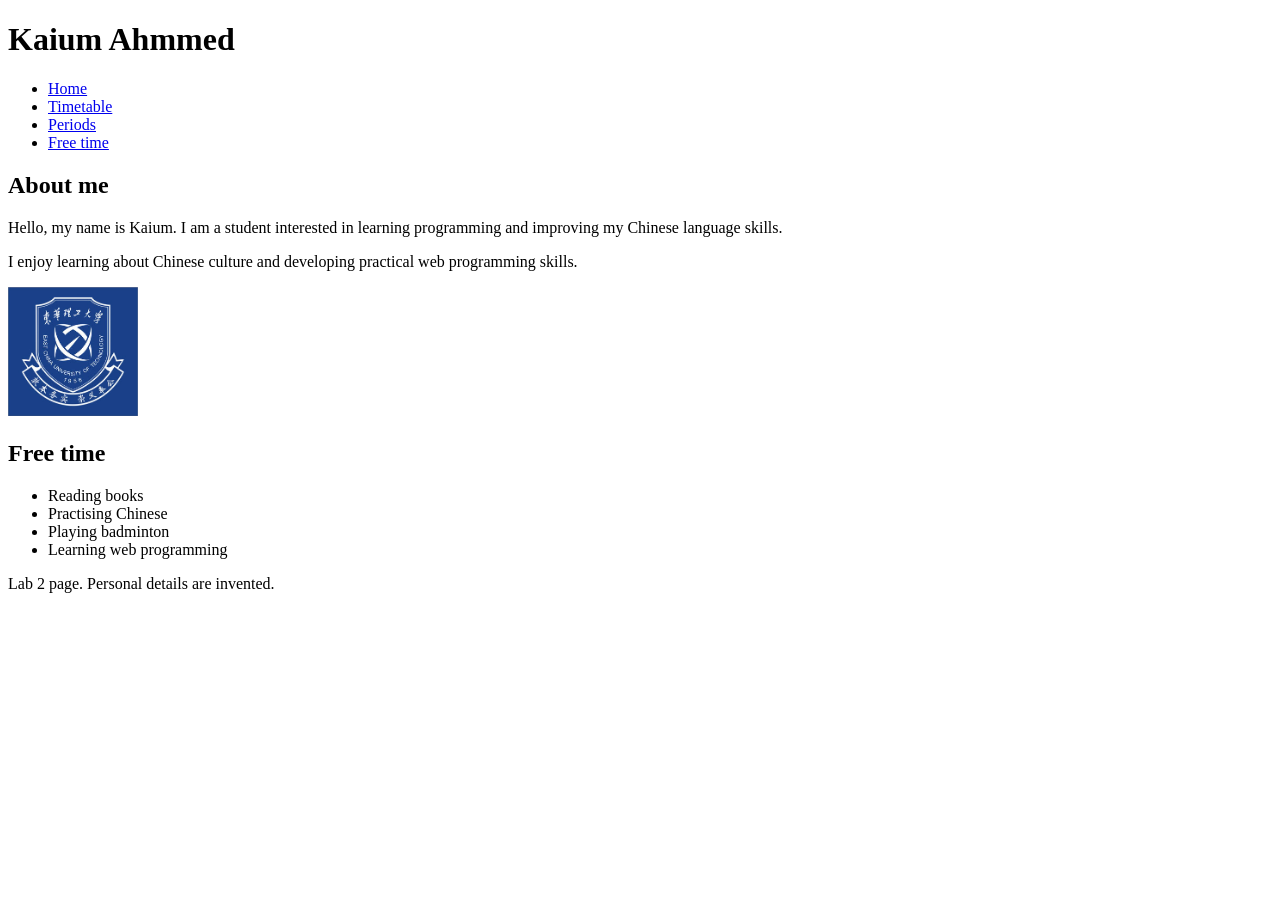
<file: 2025510423_Lab02/index.html>
<!DOCTYPE html>
<html lang="en">
<head>
  <meta charset="UTF-8">
  <meta name="viewport" content="width=device-width, initial-scale=1.0">
  <title>Home | Web Programming Lab 2</title>
</head>
<body>
  <header>
    <h1>Kaium Ahmmed</h1>
    <nav>
      <ul>
        <li><a href="index.html">Home</a></li>
        <li><a href="pages/timetable.html">Timetable</a></li>
        <li><a href="pages/periods.html">Periods</a></li>
        <li><a href="#free-time">Free time</a></li>
      </ul>
    </nav>
  </header>

  <main>
    <section>
      <h2>About me</h2>
      <p>Hello, my name is Kaium. I am a student interested in learning programming and improving my Chinese language skills.</p>
      <p>I enjoy learning about Chinese culture and developing practical web programming skills.</p>
      <p><img src="images/ecut-emblem.jpg" alt="East China University of Technology emblem" width="130"></p>
    </section>

    <section id="free-time">
      <h2>Free time</h2>
      <ul>
        <li>Reading books</li>
        <li>Practising Chinese</li>
        <li>Playing badminton</li>
        <li>Learning web programming</li>
      </ul>
    </section>
  </main>

  <footer>
    <p>Lab 2 page. Personal details are invented.</p>
  </footer>
</body>
</html>
</file>
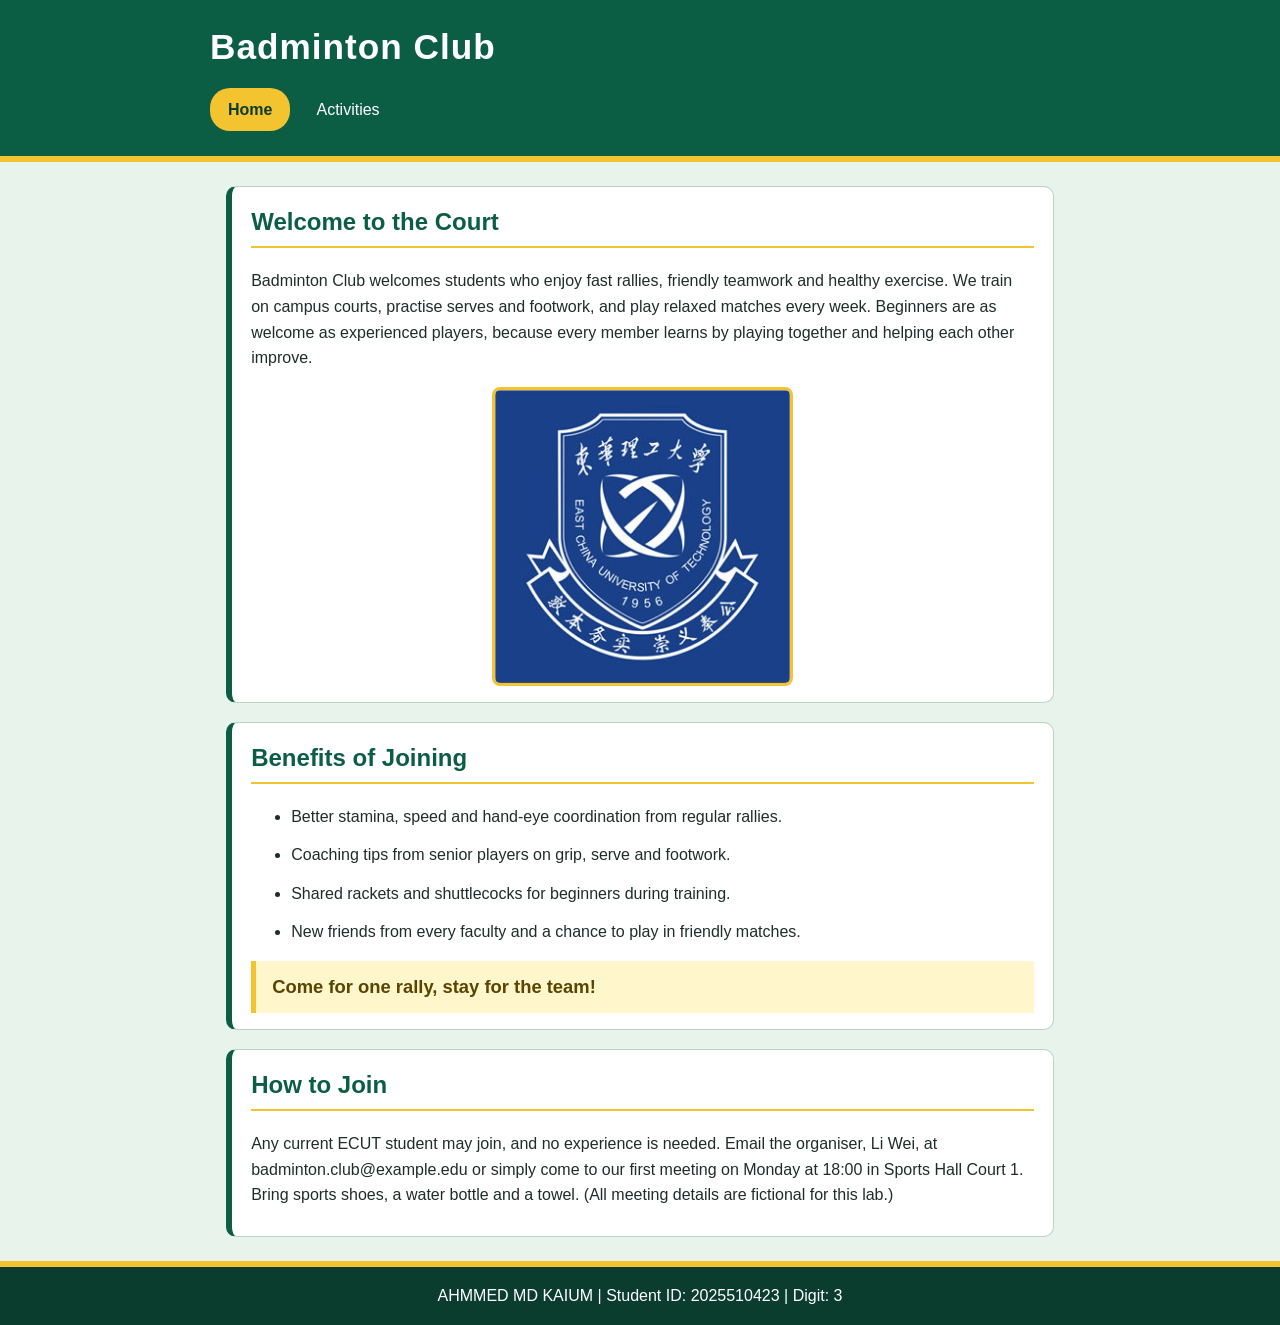
<file: 2025510423_Lab04/index.html>
<!doctype html>
<!-- Declares that this file is an HTML5 document. -->
<html lang="en">
<!-- Root element; lang="en" tells browsers and screen readers the page is English. -->
<head>
  <!-- The head holds settings for the page; nothing here is shown directly. -->
  <meta charset="utf-8">
  <!-- Use UTF-8 so every character displays correctly. -->
  <meta name="viewport" content="width=device-width, initial-scale=1">
  <!-- Make the page width match the device width, so phones do not zoom out. -->
  <title>Home - Badminton Club</title>
  <!-- The text shown on the browser tab; unique and meaningful for this page. -->
  <link rel="stylesheet" href="css/style.css">
  <!-- Load the shared stylesheet; from Home the path is css/style.css. -->
</head>
<body>
  <!-- The body holds everything the visitor sees. -->
  <header>
    <!-- Header region: the club title and the navigation. -->
    <h1>Badminton Club</h1>
    <!-- The one h1 of the page: the assigned club name. -->
    <nav>
      <!-- Navigation region containing the site links. -->
      <ul>
        <!-- An unordered list of links (styled as a Flexbox row in CSS). -->
        <li><a class="current" href="index.html" aria-current="page">Home</a></li>
        <!-- Link to this page; class="current" marks it as the current page. -->
        <li><a href="pages/activities.html">Activities</a></li>
        <!-- Relative link from Home to the Activities page. -->
      </ul>
      <!-- End of the navigation list. -->
    </nav>
    <!-- End of navigation. -->
  </header>
  <!-- End of header. -->
  <main>
    <!-- The one main region: the unique content of this page. -->
    <section id="welcome">
      <!-- Welcome section. -->
      <h2>Welcome to the Court</h2>
      <!-- Section heading (h2 sits under the h1). -->
      <p>Badminton Club welcomes students who enjoy fast rallies, friendly teamwork and healthy exercise. We train on campus courts, practise serves and footwork, and play relaxed matches every week. Beginners are as welcome as experienced players, because every member learns by playing together and helping each other improve.</p>
      <!-- Introduction paragraph of 47 words, written in my own words. -->
      <img src="images/ecut-emblem.jpg" alt="Emblem of ECUT, the university that hosts the Badminton Club" width="301" height="299">
      <!-- The supplied local image; alt gives meaningful text; width/height reserve space (CSS keeps proportions). -->
    </section>
    <!-- End of welcome section. -->
    <section id="benefits">
      <!-- Benefits section; id="benefits" is the target of the link on the Activities page. -->
      <h2>Benefits of Joining</h2>
      <!-- Section heading. -->
      <ul>
        <!-- A list of club-specific benefits. -->
        <li>Better stamina, speed and hand-eye coordination from regular rallies.</li>
        <!-- Benefit 1. -->
        <li>Coaching tips from senior players on grip, serve and footwork.</li>
        <!-- Benefit 2. -->
        <li>Shared rackets and shuttlecocks for beginners during training.</li>
        <!-- Benefit 3. -->
        <li>New friends from every faculty and a chance to play in friendly matches.</li>
        <!-- Benefit 4. -->
      </ul>
      <!-- End of benefits list. -->
      <p class="highlight">Come for one rally, stay for the team!</p>
      <!-- Short highlighted message, styled by the class selector .highlight. -->
    </section>
    <!-- End of benefits section. -->
    <section id="join">
      <!-- How-to-join section. -->
      <h2>How to Join</h2>
      <!-- Section heading. -->
      <p>Any current ECUT student may join, and no experience is needed. Email the organiser, Li Wei, at badminton.club@example.edu or simply come to our first meeting on Monday at 18:00 in Sports Hall Court 1. Bring sports shoes, a water bottle and a towel. (All meeting details are fictional for this lab.)</p>
      <!-- Who may join, how to contact the organiser or attend, and what to bring. -->
    </section>
    <!-- End of join section. -->
  </main>
  <!-- End of main. -->
  <footer>
    <!-- Footer region with my identity. -->
    <p>AHMMED MD KAIUM | Student ID: 2025510423 | Digit: 3</p>
    <!-- Name, student ID and last digit. -->
  </footer>
  <!-- End of footer. -->
</body>
<!-- End of body. -->
</html>
</file>
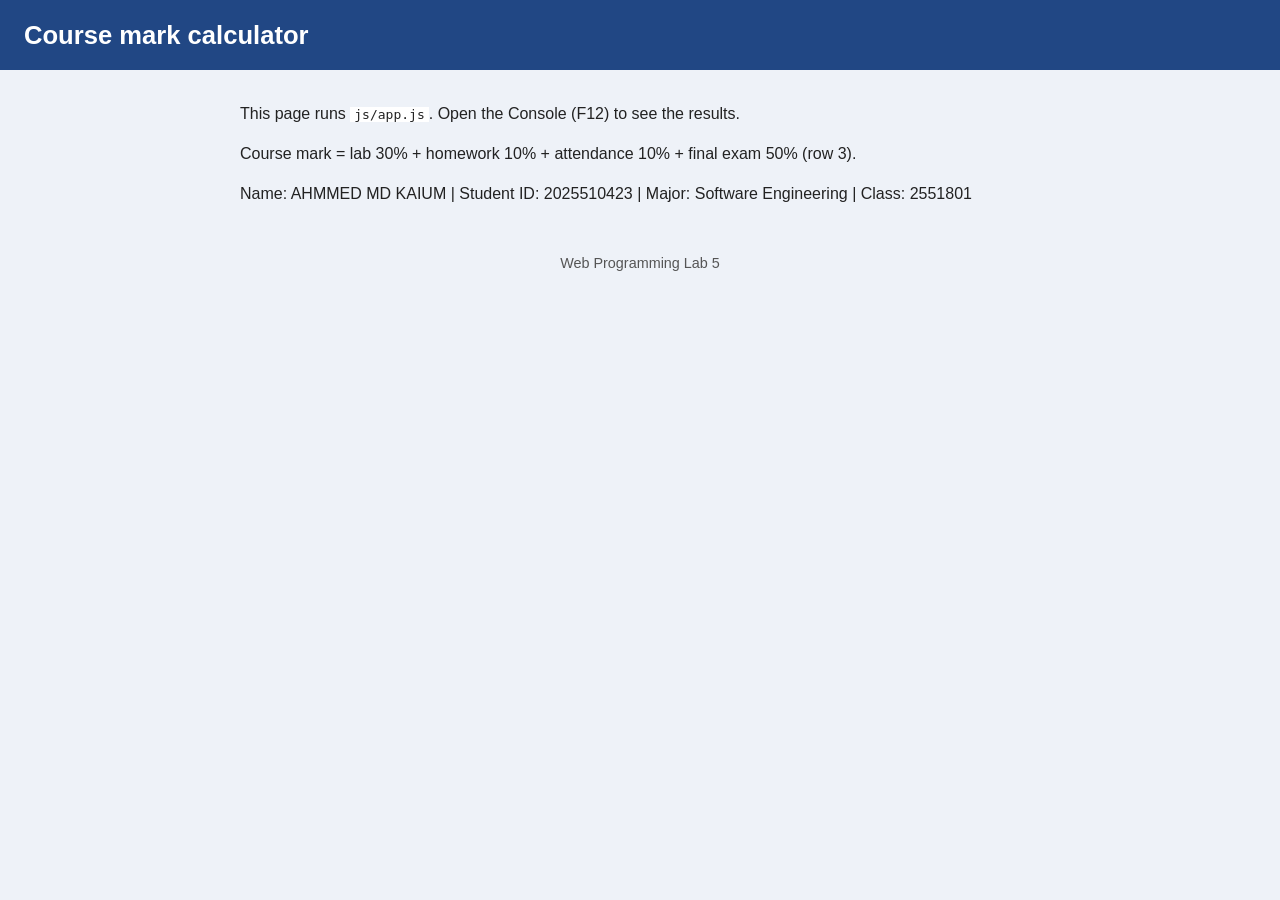
<file: 2025510423_Lab05/index.html>
<!DOCTYPE html>
<html lang="en">
<head>
  <meta charset="utf-8">
  <meta name="viewport" content="width=device-width, initial-scale=1">
  <title>Course mark calculator</title>
  <link rel="stylesheet" href="css/style.css">
</head>
<body>
  <header>
    <h1>Course mark calculator</h1>
  </header>
  <main>
    <p>This page runs <code>js/app.js</code>. Open the Console (F12) to see the results.</p>
    <p>Course mark = lab 30% + homework 10% + attendance 10% + final exam 50% (row 3).</p>
    <p>Name: AHMMED MD KAIUM | Student ID: 2025510423 | Major: Software Engineering | Class: 2551801</p>
  </main>
  <footer>
    <p>Web Programming Lab 5</p>
  </footer>
  <script src="js/app.js"></script>
</body>
</html>
</file>
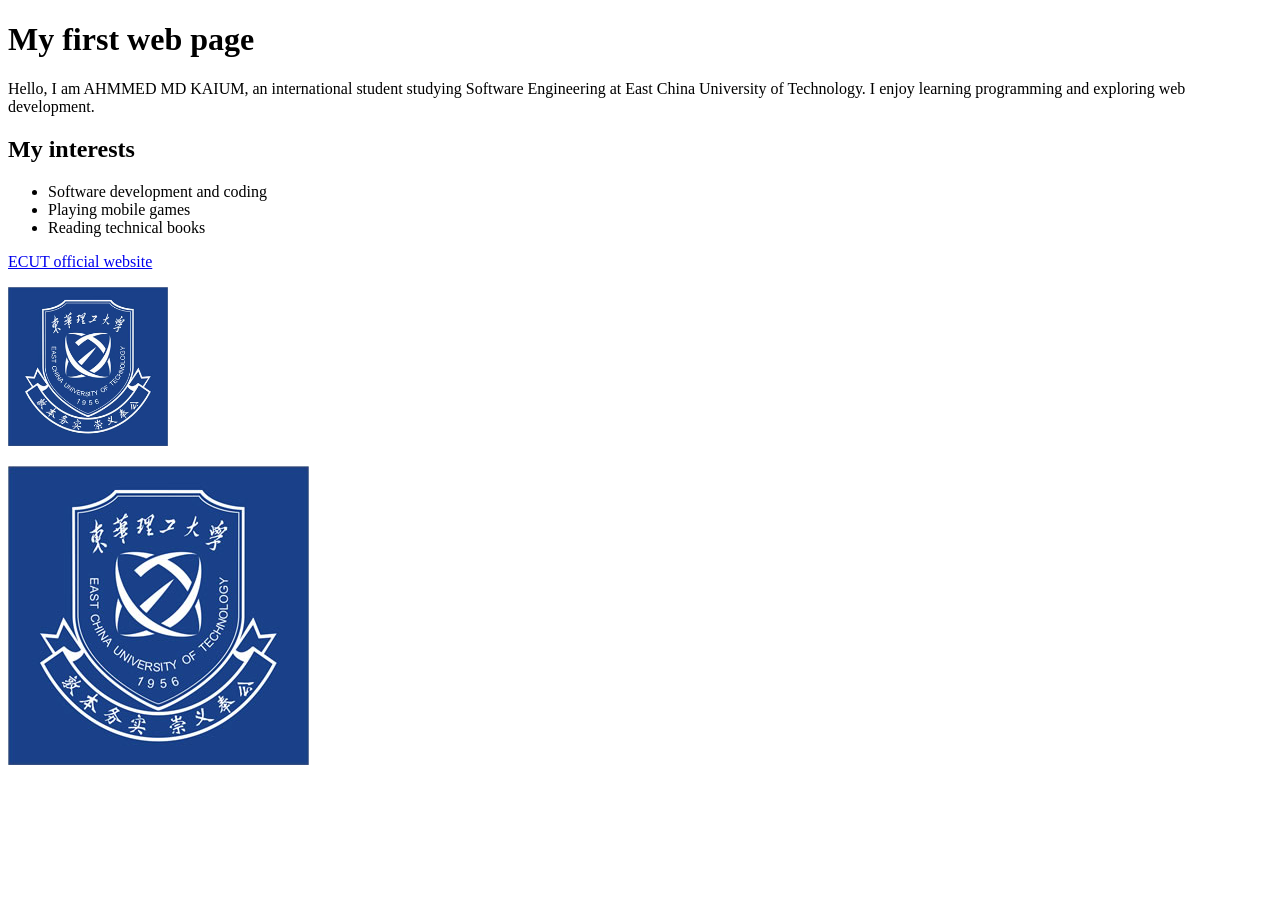
<file: 2025510423_AHMMED_MD_KAIUM_LAB01/2025510423_lab01/index.html>
<!DOCTYPE html>
<html lang="en">
<head>
    <meta charset="UTF-8">
    <title>My First Web Page - AHMMED MD KAIUM</title>
</head>
<body>
    <!-- Task1: Heading and introduction -->
    <h1>My first web page</h1>
    <p>Hello, I am AHMMED MD KAIUM, an international student studying Software Engineering at East China University of Technology. I enjoy learning programming and exploring web development.</p >

    <!-- Task2: List of interests -->
    <h2>My interests</h2>
    <ul>
        <li>Software development and coding</li>
        <li>Playing mobile games</li>
        <li>Reading technical books</li>
    </ul>

    <!-- Task3: ECUT website link -->
    <p><a href="https://www.ecut.edu.cn/main.htm">ECUT official website</a ></p >

    <!-- Task4: Local ECUT emblem image -->
    <p><img src="images/ecut-emblem.jpg" alt="East China University of Technology emblem" width="160"></p >
      <img src="images/ecut-emblem.jpg">
</body>
</html>
</file>
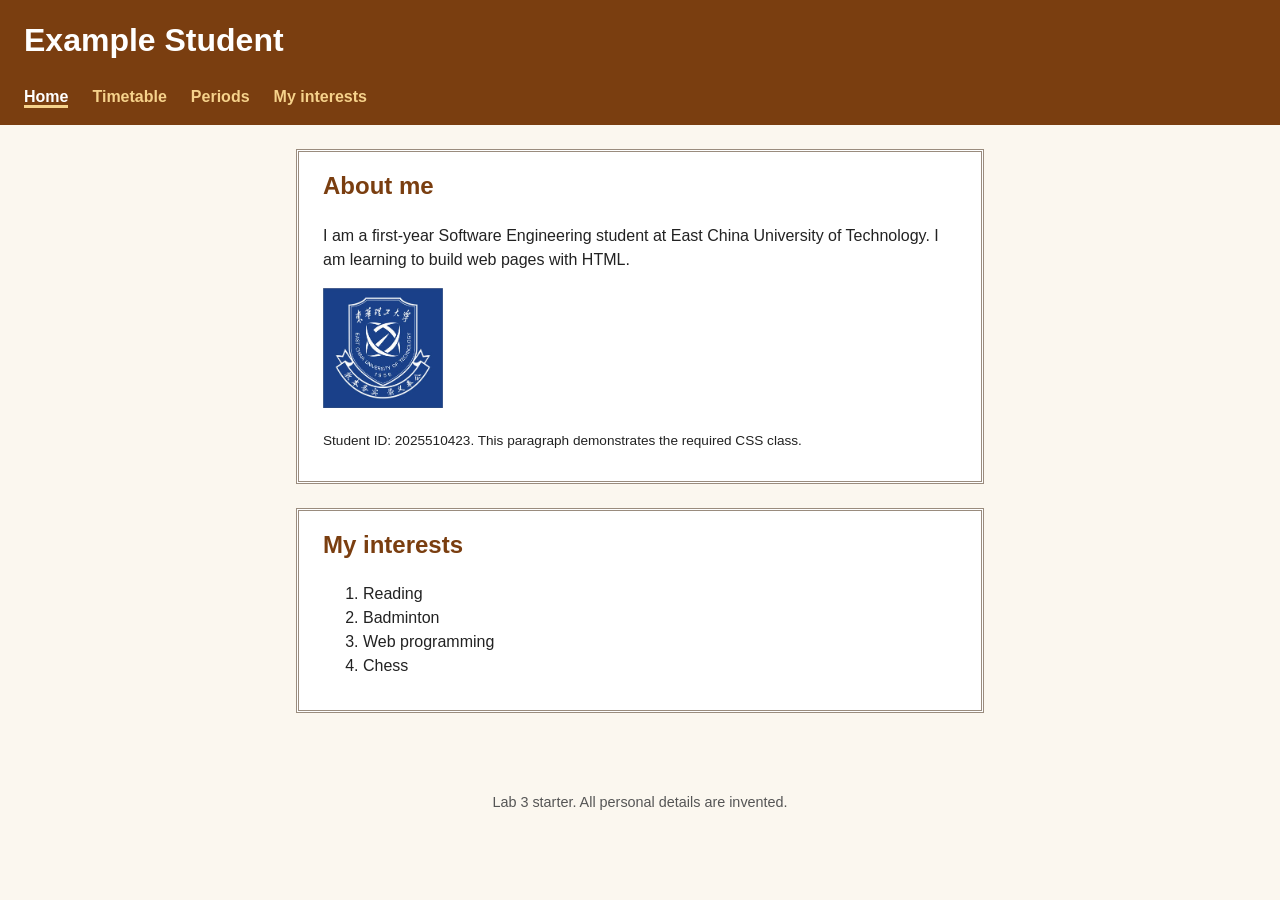
<file: 2025510423_Lab03/2025510423_Lab03/index.html>
<!doctype html>
<html lang="en">
<head>
  <meta charset="utf-8">
  <title>Example Student - Home</title>
<link rel="stylesheet" href="css/style.css">
</head>
<body>
  <header>
    <h1>Example Student</h1>
    <nav>
      <ul>
        <li><a href="index.html" class="current">Home</a></li>
        <li><a href="pages/timetable.html">Timetable</a></li>
        <li><a href="pages/periods.html">Periods</a></li>
        <li><a href="#interests">My interests</a></li>
      </ul>
    </nav>
  </header>

  <main>
    <section>
      <h2>About me</h2>
      <p>I am a first-year Software Engineering student at East China University of Technology. I am learning to build web pages with HTML.</p>
      <p><img src="images/ecut-emblem.jpg" alt="East China University of Technology emblem" width="120"></p>
      <p class="small">Student ID: 2025510423. This paragraph demonstrates the required CSS class.</p>
    </section>

    <section id="interests">
      <h2>My interests</h2>
      <ol>
        <li>Reading</li>
        <li>Badminton</li>
        <li>Web programming</li>
        <li>Chess</li>
      </ol>
    </section>
  </main>

  <footer>
    <p>Lab 3 starter. All personal details are invented.</p>
  </footer>
</body>
</html>
</file>
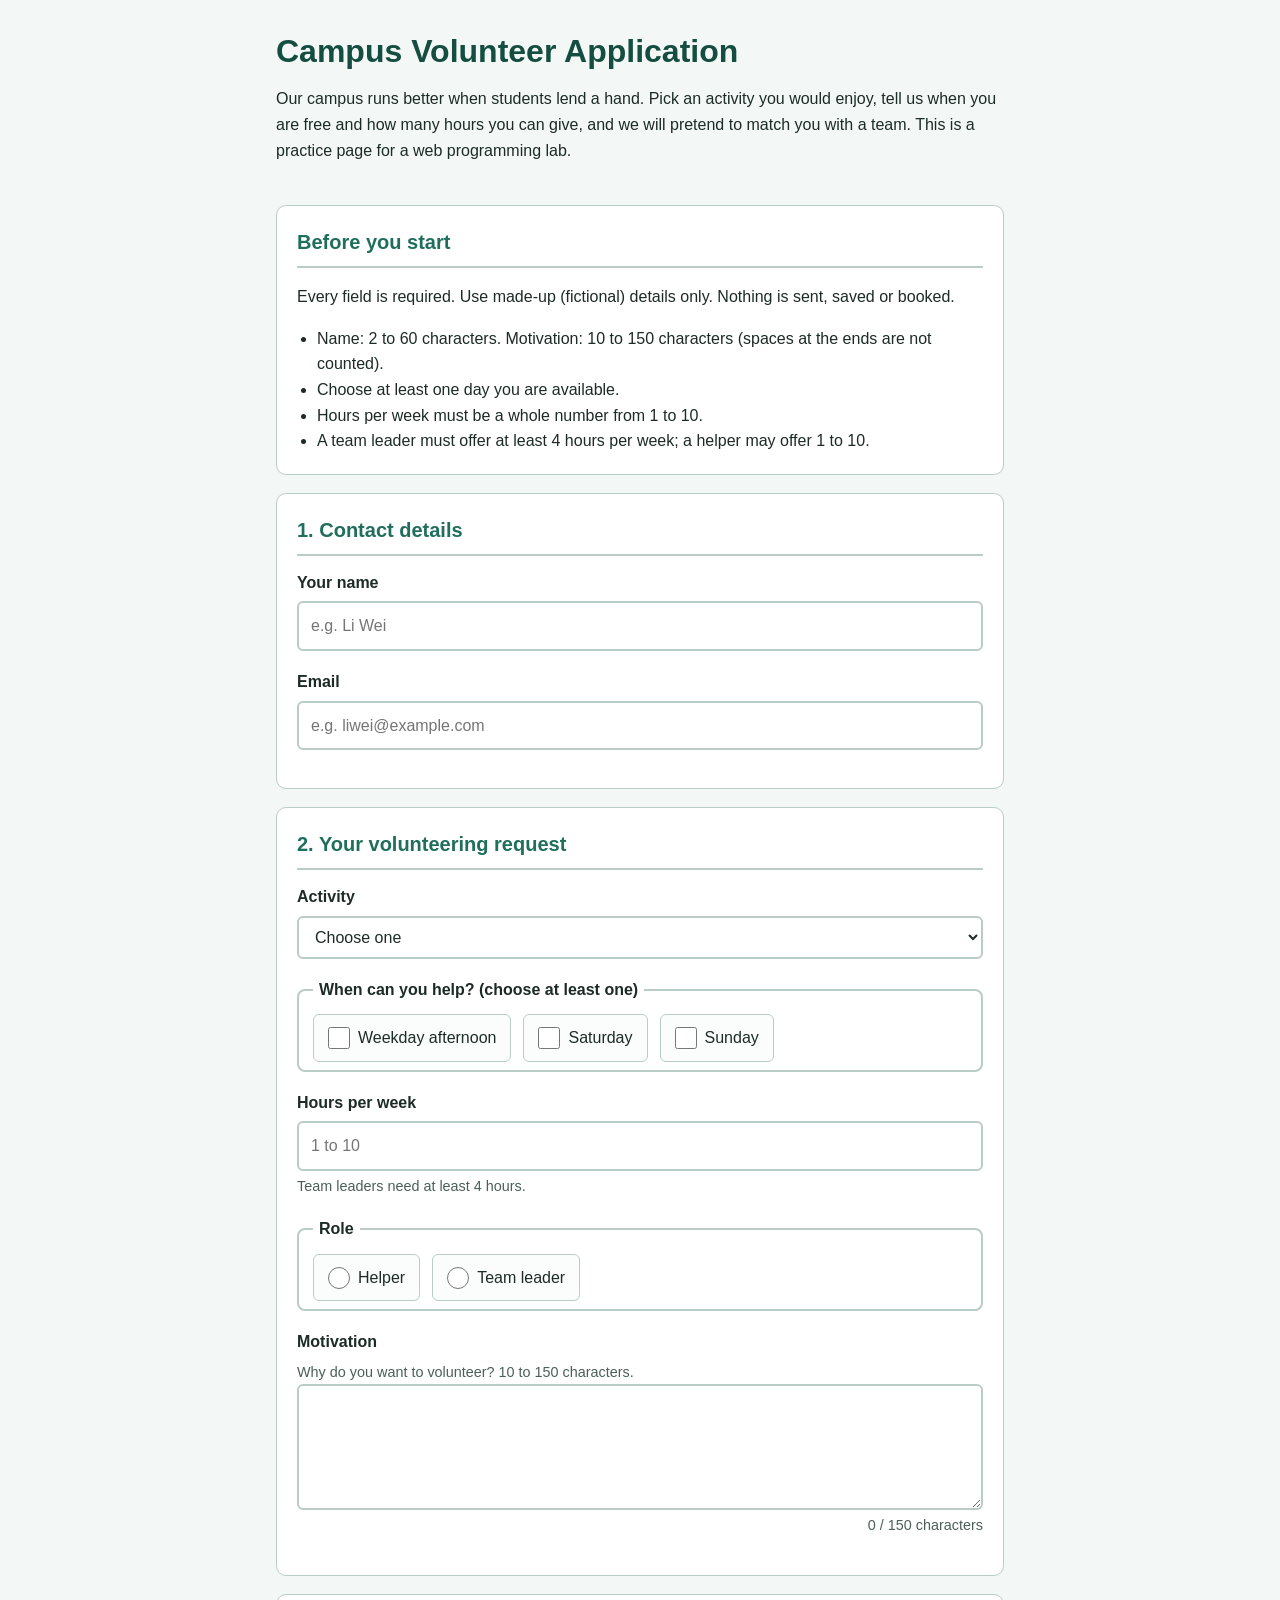
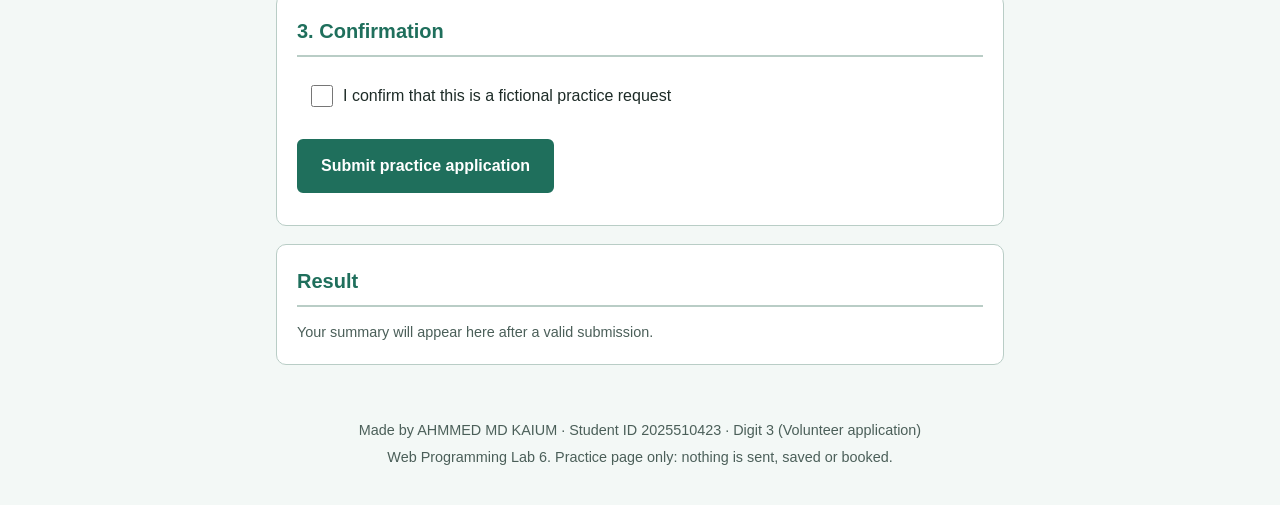
<file: 2025510423_Lab06/2025510423_Lab06/index.html>
<!DOCTYPE html>
<!-- Tells the browser this is a modern HTML5 document. -->
<html lang="en">
<!-- <html> is the root element; lang="en" says the page language is English (helps screen readers). -->
<head>
  <meta charset="utf-8">
  <!-- charset="utf-8" lets the page show any character correctly. -->
  <meta name="viewport" content="width=device-width, initial-scale=1">
  <!-- viewport makes the page fit the phone screen width instead of zooming out. -->
  <title>Campus Volunteer Application - Lab 6</title>
  <!-- <title> is the text shown on the browser tab. -->
  <link rel="stylesheet" href="css/form.css">
  <!-- Loads my separate stylesheet (all CSS is in css/form.css). -->
  <script src="js/app.js" defer></script>
  <!-- Loads my separate script; defer waits until the HTML is fully read before running it. -->
</head>
<body>

  <header class="site-header">
    <h1>Campus Volunteer Application</h1>
    <p>
      Our campus runs better when students lend a hand. Pick an activity you would enjoy,
      tell us when you are free and how many hours you can give, and we will pretend to
      match you with a team. This is a practice page for a web programming lab.
    </p>
  </header>

  <main>
    <!-- Only ONE <main> per page: it holds the central content. -->

    <section class="panel" aria-labelledby="how-title">
      <h2 id="how-title">Before you start</h2>
      <p>Every field is required. Use made-up (fictional) details only. Nothing is sent, saved or booked.</p>
      <ul>
        <li>Name: 2 to 60 characters. Motivation: 10 to 150 characters (spaces at the ends are not counted).</li>
        <li>Choose at least one day you are available.</li>
        <li>Hours per week must be a whole number from 1 to 10.</li>
        <li>A team leader must offer at least 4 hours per week; a helper may offer 1 to 10.</li>
      </ul>
    </section>

    <!-- novalidate turns off the browser's own pop-up messages so MY messages appear instead. -->
    <form id="volunteer-form" novalidate>

      <section class="panel" aria-labelledby="contact-title">
        <h2 id="contact-title">1. Contact details</h2>

        <div class="field">
          <label for="name">Your name</label>
          <input id="name" name="name" type="text" autocomplete="off"
                 placeholder="e.g. Li Wei" aria-describedby="name-error">
          <p id="name-error" class="error" aria-live="polite"></p>
        </div>

        <div class="field">
          <label for="email">Email</label>
          <input id="email" name="email" type="email" autocomplete="off"
                 placeholder="e.g. liwei@example.com" aria-describedby="email-error">
          <p id="email-error" class="error" aria-live="polite"></p>
        </div>
      </section>

      <section class="panel" aria-labelledby="request-title">
        <h2 id="request-title">2. Your volunteering request</h2>

        <div class="field">
          <label for="activity">Activity</label>
          <select id="activity" name="activity" aria-describedby="activity-error">
            <option value="">Choose one</option>
            <option value="welcome">Welcome desk</option>
            <option value="garden">Campus garden</option>
            <option value="reading">Reading support</option>
          </select>
          <p id="activity-error" class="error" aria-live="polite"></p>
        </div>

        <!-- fieldset + legend group related checkboxes; one shared error message for the group. -->
        <fieldset id="availability-group">
          <legend>When can you help? (choose at least one)</legend>
          <div class="choice-row">
            <label class="choice" for="avail-weekday">
              <input id="avail-weekday" name="availability" type="checkbox" value="Weekday afternoon"
                     aria-describedby="availability-error"> Weekday afternoon
            </label>
            <label class="choice" for="avail-saturday">
              <input id="avail-saturday" name="availability" type="checkbox" value="Saturday"
                     aria-describedby="availability-error"> Saturday
            </label>
            <label class="choice" for="avail-sunday">
              <input id="avail-sunday" name="availability" type="checkbox" value="Sunday"
                     aria-describedby="availability-error"> Sunday
            </label>
          </div>
          <p id="availability-error" class="error" aria-live="polite"></p>
        </fieldset>

        <div class="field">
          <label for="hours">Hours per week</label>
          <input id="hours" name="hours" type="number" step="1" inputmode="numeric"
                 placeholder="1 to 10" aria-describedby="hours-hint hours-error">
          <p id="hours-hint" class="hint">Team leaders need at least 4 hours.</p>
          <p id="hours-error" class="error" aria-live="polite"></p>
        </div>

        <fieldset id="role-group">
          <legend>Role</legend>
          <div class="choice-row">
            <label class="choice" for="role-helper">
              <input id="role-helper" name="role" type="radio" value="Helper"
                     aria-describedby="role-error"> Helper
            </label>
            <label class="choice" for="role-leader">
              <input id="role-leader" name="role" type="radio" value="Team leader"
                     aria-describedby="role-error"> Team leader
            </label>
          </div>
          <p id="role-error" class="error" aria-live="polite"></p>
        </fieldset>

        <div class="field">
          <label for="motivation">Motivation</label>
          <p id="motivation-hint" class="hint">Why do you want to volunteer? 10 to 150 characters.</p>
          <textarea id="motivation" name="motivation" rows="4"
                    aria-describedby="motivation-hint motivation-count motivation-error"></textarea>
          <p id="motivation-count" class="counter">0 / 150 characters</p>
          <p id="motivation-error" class="error" aria-live="polite"></p>
        </div>
      </section>

      <section class="panel" aria-labelledby="confirm-title">
        <h2 id="confirm-title">3. Confirmation</h2>
        <div class="field">
          <div class="confirm-row">
            <input id="rules" name="rules" type="checkbox" aria-describedby="rules-error">
            <label for="rules">I confirm that this is a fictional practice request</label>
          </div>
          <p id="rules-error" class="error" aria-live="polite"></p>
        </div>

        <button type="submit" id="submit-btn">Submit practice application</button>
        <p id="form-message" class="form-message" aria-live="polite"></p>
      </section>
    </form>

    <section class="panel" aria-labelledby="result-title">
      <h2 id="result-title">Result</h2>
      <!-- Starts empty; JavaScript fills it with textContent after a valid submission. -->
      <p id="result" class="result" aria-live="polite"></p>
      <p class="hint" id="result-hint">Your summary will appear here after a valid submission.</p>
    </section>
  </main>

  <footer class="site-footer">
    <p>Made by AHMMED MD KAIUM &middot; Student ID 2025510423 &middot; Digit 3 (Volunteer application)</p>
    <p>Web Programming Lab 6. Practice page only: nothing is sent, saved or booked.</p>
  </footer>

</body>
</html>
</file>
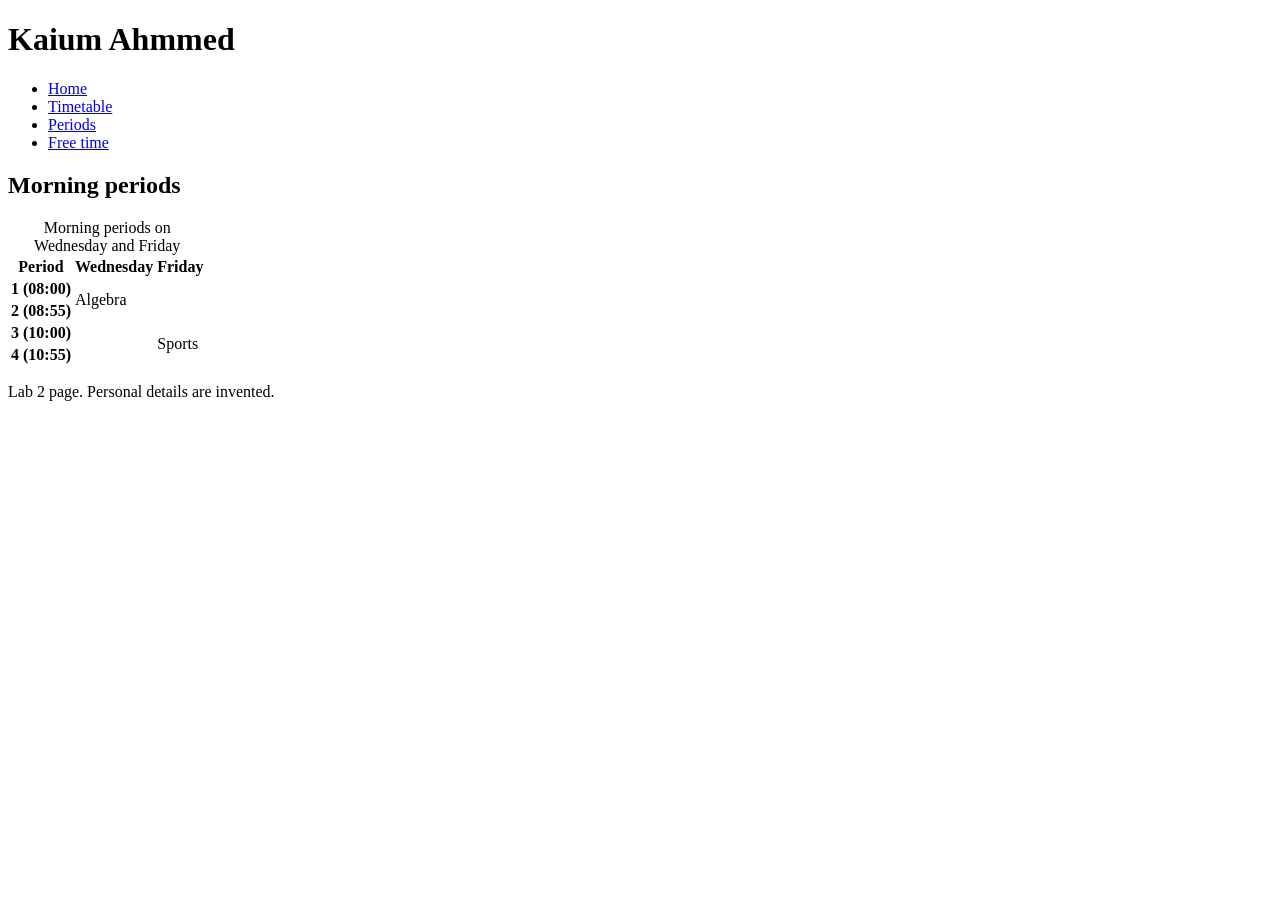
<file: 2025510423_Lab02/pages/periods.html>
<!DOCTYPE html>
<html lang="en">
<head>
  <meta charset="UTF-8">
  <meta name="viewport" content="width=device-width, initial-scale=1.0">
  <title>Morning Periods | Web Programming Lab 2</title>
</head>
<body>
  <header>
    <h1>Kaium Ahmmed</h1>
    <nav>
      <ul>
        <li><a href="../index.html">Home</a></li>
        <li><a href="timetable.html">Timetable</a></li>
        <li><a href="periods.html">Periods</a></li>
        <li><a href="../index.html#free-time">Free time</a></li>
      </ul>
    </nav>
  </header>

  <main>
    <section>
      <h2>Morning periods</h2>
      <table>
        <caption>Morning periods on Wednesday and Friday</caption>
        <thead>
          <tr>
            <th scope="col">Period</th>
            <th scope="col">Wednesday</th>
            <th scope="col">Friday</th>
          </tr>
        </thead>
        <tbody>
          <tr>
            <th scope="row">1 (08:00)</th>
            <td rowspan="2">Algebra</td>
            <td></td>
          </tr>
          <tr>
            <th scope="row">2 (08:55)</th>
            <td></td>
          </tr>
          <tr>
            <th scope="row">3 (10:00)</th>
            <td></td>
            <td rowspan="2">Sports</td>
          </tr>
          <tr>
            <th scope="row">4 (10:55)</th>
            <td></td>
          </tr>
        </tbody>
      </table>
    </section>
  </main>

  <footer>
    <p>Lab 2 page. Personal details are invented.</p>
  </footer>
</body>
</html>
</file>
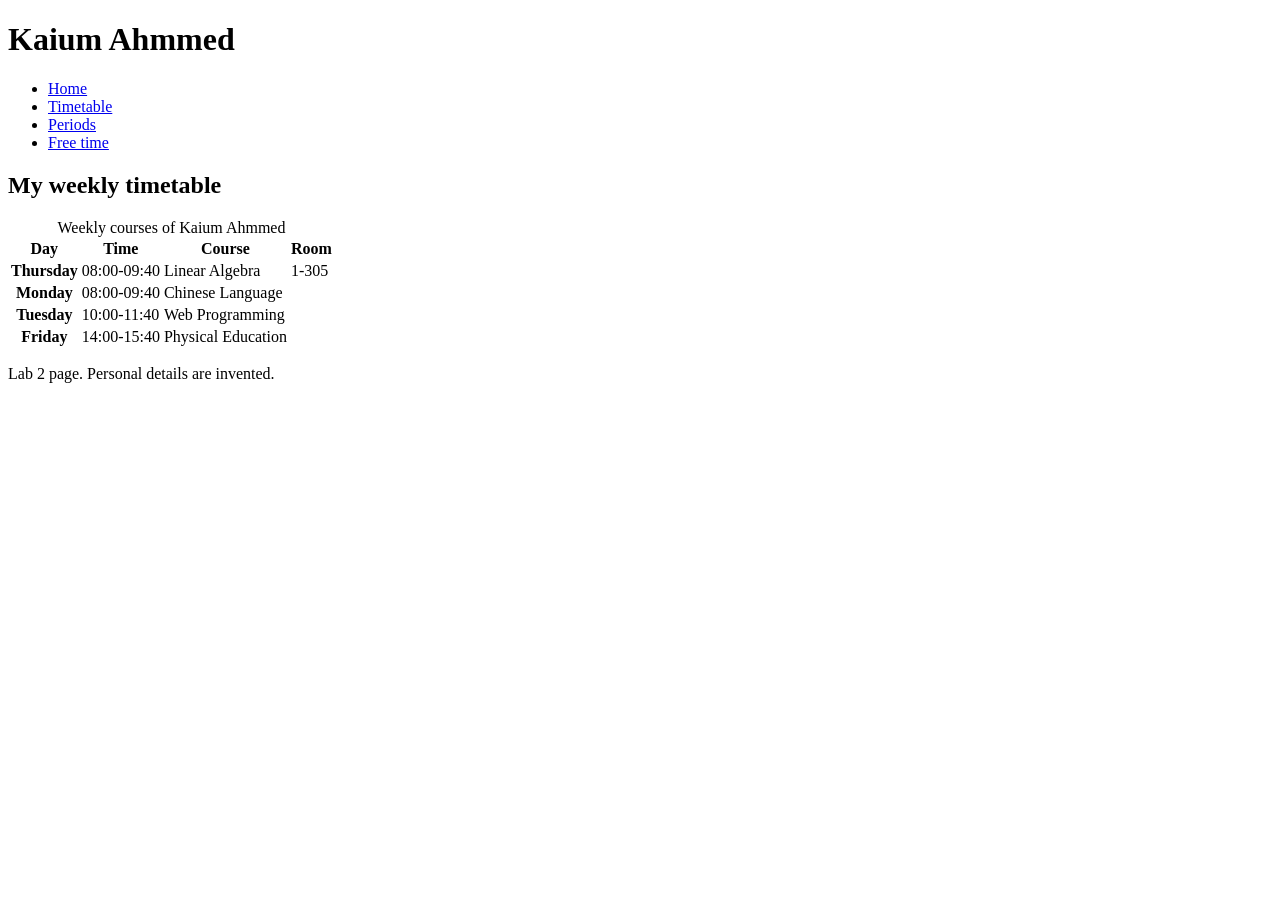
<file: 2025510423_Lab02/pages/timetable.html>
<!DOCTYPE html>
<html lang="en">
<head>
  <meta charset="UTF-8">
  <meta name="viewport" content="width=device-width, initial-scale=1.0">
  <title>Timetable | Web Programming Lab 2</title>
</head>
<body>
  <header>
    <h1>Kaium Ahmmed</h1>
    <nav>
      <ul>
        <li><a href="../index.html">Home</a></li>
        <li><a href="timetable.html">Timetable</a></li>
        <li><a href="periods.html">Periods</a></li>
        <li><a href="../index.html#free-time">Free time</a></li>
      </ul>
    </nav>
  </header>

  <main>
    <section>
      <h2>My weekly timetable</h2>
      <table>
        <caption>Weekly courses of Kaium Ahmmed</caption>
        <thead>
          <tr>
            <th scope="col">Day</th>
            <th scope="col">Time</th>
            <th scope="col">Course</th>
            <th scope="col">Room</th>
          </tr>
        </thead>
        <tbody>
          <tr>
            <th scope="row">Thursday</th>
            <td>08:00-09:40</td>
            <td>Linear Algebra</td>
            <td>1-305</td>
          </tr>
          <tr>
            <th scope="row">Monday</th>
            <td>08:00-09:40</td>
            <td>Chinese Language</td>
            <td></td>
          </tr>
          <tr>
            <th scope="row">Tuesday</th>
            <td>10:00-11:40</td>
            <td>Web Programming</td>
            <td></td>
          </tr>
          <tr>
            <th scope="row">Friday</th>
            <td>14:00-15:40</td>
            <td>Physical Education</td>
            <td></td>
          </tr>
        </tbody>
      </table>
    </section>
  </main>

  <footer>
    <p>Lab 2 page. Personal details are invented.</p>
  </footer>
</body>
</html>
</file>
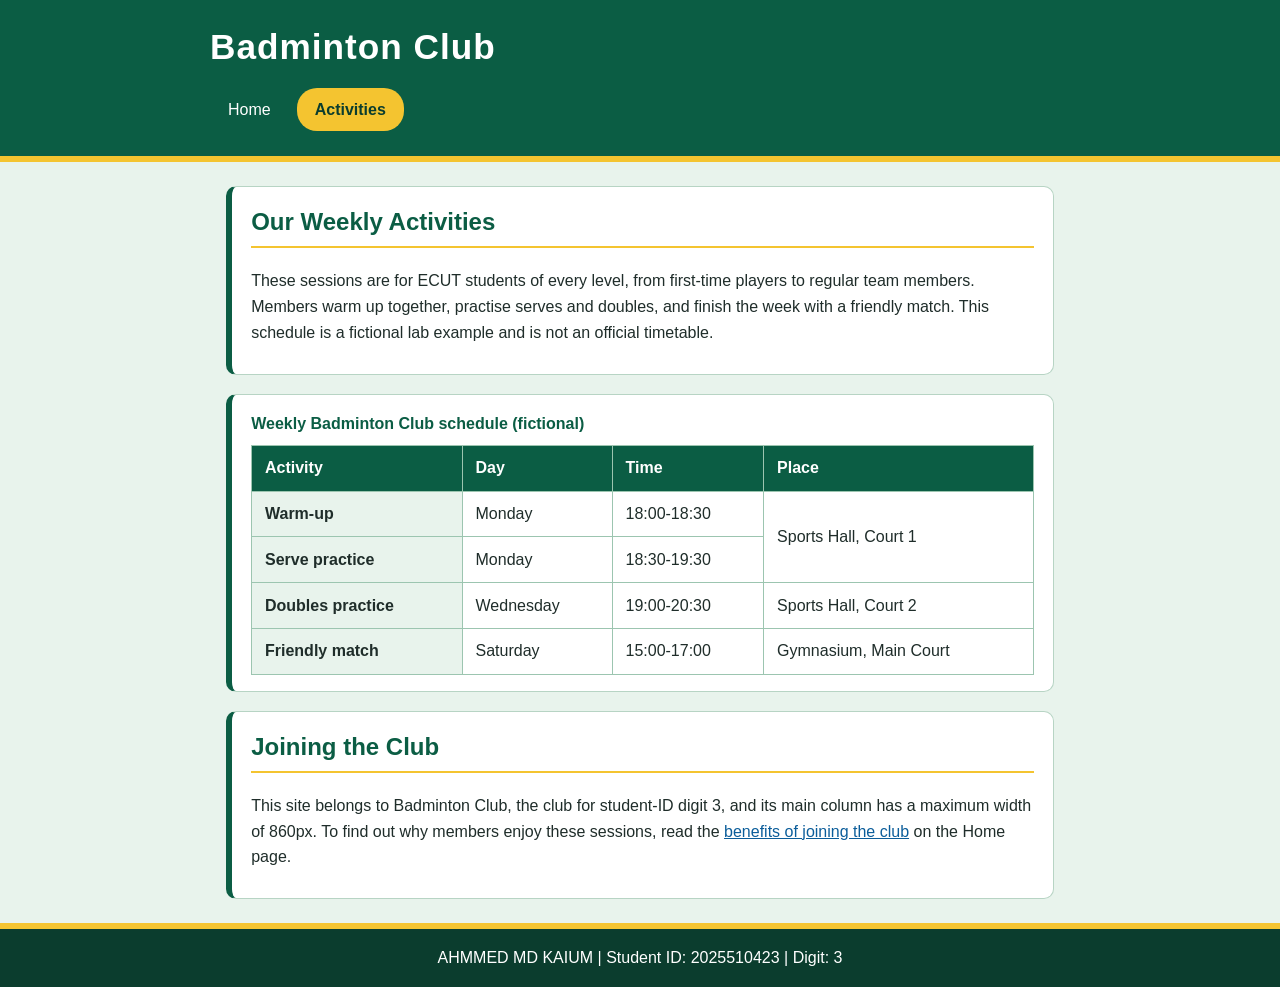
<file: 2025510423_Lab04/pages/activities.html>
<!doctype html>
<!-- Declares that this file is an HTML5 document. -->
<html lang="en">
<!-- Root element; the language is English. -->
<head>
  <!-- Page settings (not shown on the page). -->
  <meta charset="utf-8">
  <!-- UTF-8 character encoding. -->
  <meta name="viewport" content="width=device-width, initial-scale=1">
  <!-- Match the layout width to the device width. -->
  <title>Activities - Badminton Club</title>
  <!-- Browser-tab title for this page. -->
  <link rel="stylesheet" href="../css/style.css">
  <!-- Shared stylesheet; ../ goes up from pages/ to the project folder. -->
</head>
<body>
  <!-- Visible content starts here. -->
  <header>
    <!-- Header region. -->
    <h1>Badminton Club</h1>
    <!-- The one h1: the assigned club name. -->
    <nav>
      <!-- Navigation region. -->
      <ul>
        <!-- List of links. -->
        <li><a href="../index.html">Home</a></li>
        <!-- Go up one folder to reach Home. -->
        <li><a class="current" href="activities.html" aria-current="page">Activities</a></li>
        <!-- This page: marked with class="current". -->
      </ul>
      <!-- End of list. -->
    </nav>
    <!-- End of navigation. -->
  </header>
  <!-- End of header. -->
  <main>
    <!-- The one main region of this page. -->
    <section id="intro">
      <!-- Introduction before the table. -->
      <h2>Our Weekly Activities</h2>
      <!-- Heading before the table. -->
      <p>These sessions are for ECUT students of every level, from first-time players to regular team members. Members warm up together, practise serves and doubles, and finish the week with a friendly match. This schedule is a fictional lab example and is not an official timetable.</p>
      <!-- Three sentences: who it is for, what members do, and the fictional-schedule statement. -->
    </section>
    <!-- End of intro. -->
    <section id="schedule">
      <!-- Section for the table. -->
      <div class="table-wrap">
        <!-- Wrapper so a wide table can scroll inside itself on small screens. -->
        <table>
          <!-- The activities table. -->
          <caption>Weekly Badminton Club schedule (fictional)</caption>
          <!-- Caption describing the table. -->
          <thead>
            <!-- Table head group. -->
            <tr>
              <!-- Header row. -->
              <th scope="col">Activity</th>
              <!-- Column heading 1. -->
              <th scope="col">Day</th>
              <!-- Column heading 2. -->
              <th scope="col">Time</th>
              <!-- Column heading 3. -->
              <th scope="col">Place</th>
              <!-- Column heading 4. -->
            </tr>
            <!-- End header row. -->
          </thead>
          <!-- End of thead. -->
          <tbody>
            <!-- Table body group with four data rows. -->
            <tr>
              <!-- Row 1: Warm-up. -->
              <th scope="row">Warm-up</th>
              <!-- Row heading. -->
              <td>Monday</td>
              <!-- Day. -->
              <td>18:00-18:30</td>
              <!-- Time. -->
              <td rowspan="2">Sports Hall, Court 1</td>
              <!-- Place cell spanning two rows (covers Warm-up and Serve practice). -->
            </tr>
            <!-- End row 1. -->
            <tr>
              <!-- Row 2: Serve practice; no Place cell because of the rowspan above. -->
              <th scope="row">Serve practice</th>
              <!-- Row heading. -->
              <td>Monday</td>
              <!-- Day. -->
              <td>18:30-19:30</td>
              <!-- Time. -->
            </tr>
            <!-- End row 2. -->
            <tr>
              <!-- Row 3: Doubles practice. -->
              <th scope="row">Doubles practice</th>
              <!-- Row heading. -->
              <td>Wednesday</td>
              <!-- Day. -->
              <td>19:00-20:30</td>
              <!-- Time. -->
              <td>Sports Hall, Court 2</td>
              <!-- Place. -->
            </tr>
            <!-- End row 3. -->
            <tr>
              <!-- Row 4: Friendly match. -->
              <th scope="row">Friendly match</th>
              <!-- Row heading. -->
              <td>Saturday</td>
              <!-- Day. -->
              <td>15:00-17:00</td>
              <!-- Time. -->
              <td>Gymnasium, Main Court</td>
              <!-- Place. -->
            </tr>
            <!-- End row 4. -->
          </tbody>
          <!-- End of tbody. -->
        </table>
        <!-- End of table. -->
      </div>
      <!-- End of wrapper. -->
    </section>
    <!-- End of schedule section. -->
    <section id="joining">
      <!-- Joining information after the table. -->
      <h2>Joining the Club</h2>
      <!-- Joining heading. -->
      <p>This site belongs to Badminton Club, the club for student-ID digit 3, and its main column has a maximum width of 860px. To find out why members enjoy these sessions, read the <a href="../index.html#benefits">benefits of joining the club</a> on the Home page.</p>
      <!-- Required club information plus a meaningful link to the benefits section on Home. -->
    </section>
    <!-- End of joining section. -->
  </main>
  <!-- End of main. -->
  <footer>
    <!-- Footer with identity, same as on Home. -->
    <p>AHMMED MD KAIUM | Student ID: 2025510423 | Digit: 3</p>
    <!-- Name, student ID and last digit. -->
  </footer>
  <!-- End of footer. -->
</body>
<!-- End of body. -->
</html>
</file>
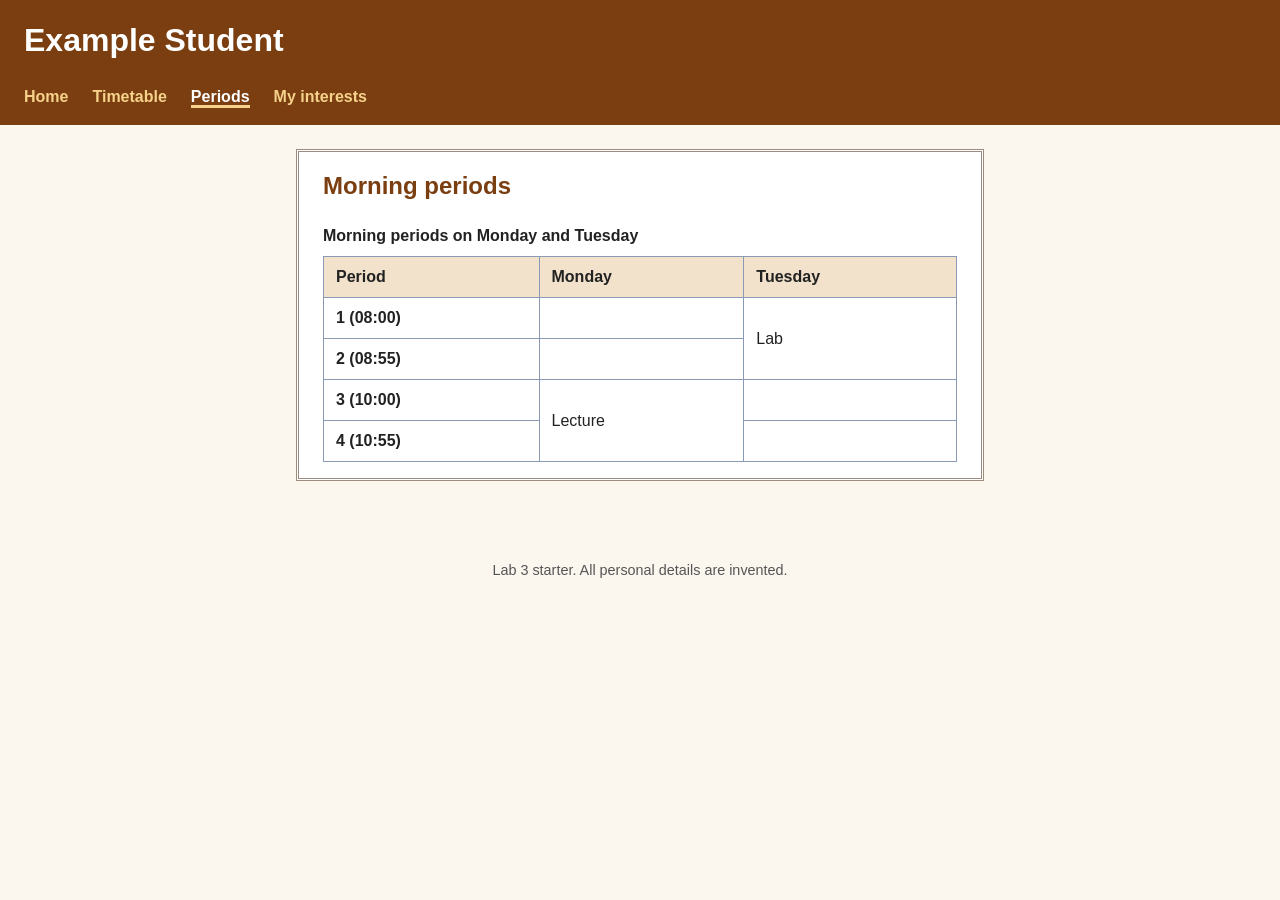
<file: 2025510423_Lab03/2025510423_Lab03/pages/periods.html>
<!doctype html>
<html lang="en">
<head>
  <meta charset="utf-8">
  <title>Example Student - Periods</title>
 <link rel="stylesheet" href="../css/style.css">
</head>
<body>
  <header>
    <h1>Example Student</h1>
    <nav>
      <ul>
        <li><a href="../index.html">Home</a></li>
        <li><a href="timetable.html">Timetable</a></li>
        <li><a href="periods.html" class="current">Periods</a></li>
        <li><a href="../index.html#interests">My interests</a></li>
      </ul>
    </nav>
  </header>

  <main>
    <section>
      <h2>Morning periods</h2>
      <table>
        <caption>Morning periods on Monday and Tuesday</caption>
        <thead>
          <tr>
            <th scope="col">Period</th>
            <th scope="col">Monday</th>
            <th scope="col">Tuesday</th>
          </tr>
        </thead>
        <tbody>
          <tr>
            <th scope="row">1 (08:00)</th>
            <td></td>
            <td rowspan="2">Lab</td>
          </tr>
          <tr>
            <th scope="row">2 (08:55)</th>
            <td></td>
          </tr>
          <tr>
            <th scope="row">3 (10:00)</th>
            <td rowspan="2">Lecture</td>
            <td></td>
          </tr>
          <tr>
            <th scope="row">4 (10:55)</th>
            <td></td>
          </tr>
        </tbody>
      </table>
    </section>
  </main>

  <footer>
    <p>Lab 3 starter. All personal details are invented.</p>
  </footer>
</body>
</html>
</file>
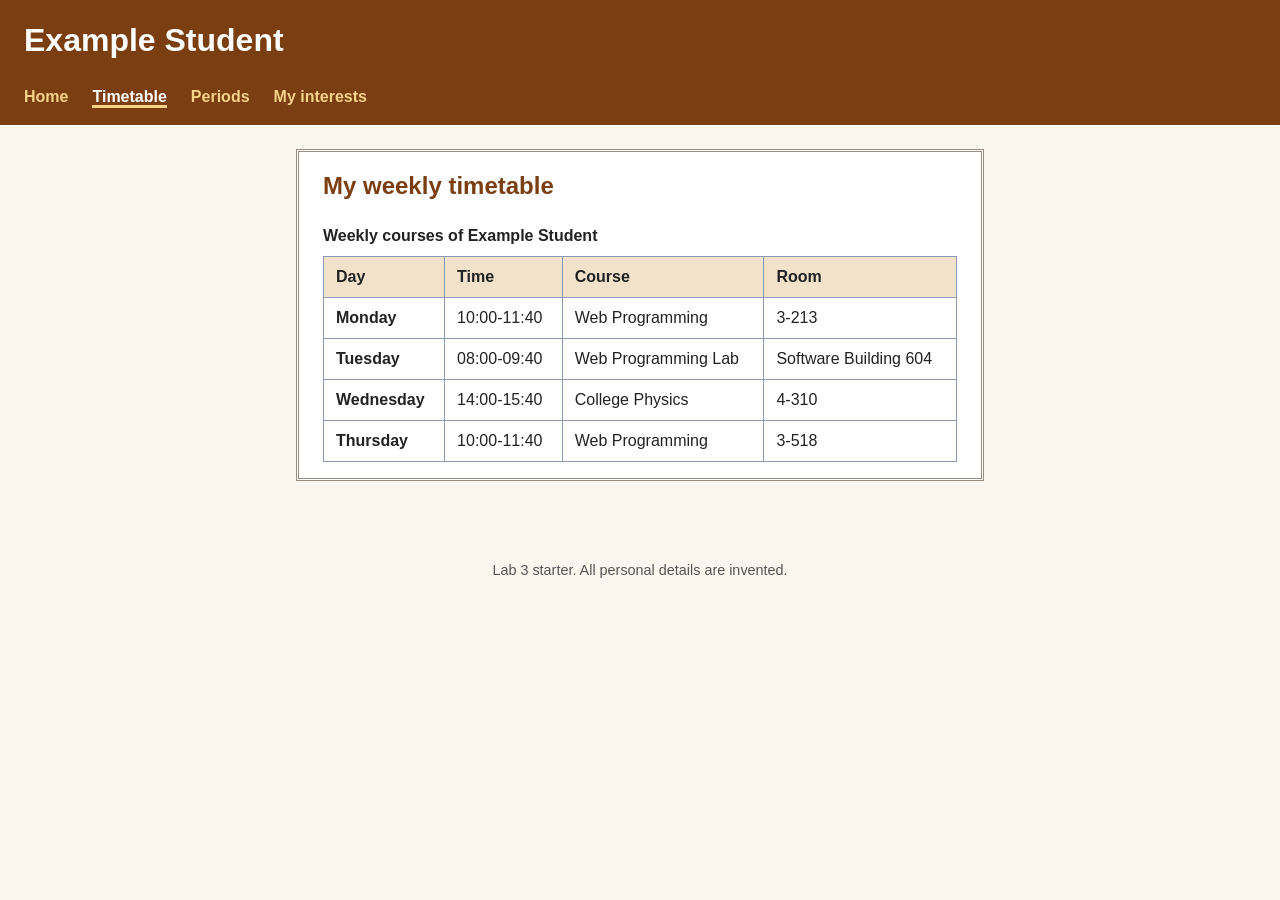
<file: 2025510423_Lab03/2025510423_Lab03/pages/timetable.html>
<!doctype html>
<html lang="en">
<head>
  <meta charset="utf-8">
  <title>Example Student - Timetable</title>
 <link rel="stylesheet" href="../css/style.css"> 
</head>
<body>
  <header>
    <h1>Example Student</h1>
    <nav>
      <ul>
        <li><a href="../index.html">Home</a></li>
        <li><a href="timetable.html" class="current">Timetable</a></li>
        <li><a href="periods.html">Periods</a></li>
        <li><a href="../index.html#interests">My interests</a></li>
      </ul>
    </nav>
  </header>

  <main>
    <section>
      <h2>My weekly timetable</h2>
      <table>
        <caption>Weekly courses of Example Student</caption>
        <thead>
          <tr>
            <th scope="col">Day</th>
            <th scope="col">Time</th>
            <th scope="col">Course</th>
            <th scope="col">Room</th>
          </tr>
        </thead>
        <tbody>
          <tr>
            <th scope="row">Monday</th>
            <td>10:00-11:40</td>
            <td>Web Programming</td>
            <td>3-213</td>
          </tr>
          <tr>
            <th scope="row">Tuesday</th>
            <td>08:00-09:40</td>
            <td>Web Programming Lab</td>
            <td>Software Building 604</td>
          </tr>
          <tr>
            <th scope="row">Wednesday</th>
            <td>14:00-15:40</td>
            <td>College Physics</td>
            <td>4-310</td>
          </tr>
          <tr>
            <th scope="row">Thursday</th>
            <td>10:00-11:40</td>
            <td>Web Programming</td>
            <td>3-518</td>
          </tr>
        </tbody>
      </table>
    </section>
  </main>

  <footer>
    <p>Lab 3 starter. All personal details are invented.</p>
  </footer>
</body>
</html>
</file>
<file: 2025510423_Lab04/css/style.css>
/* Shared stylesheet for both pages of the Badminton Club website. */

/* Make width calculations include padding and border, so boxes never grow past their set width. */
* { box-sizing: border-box; }

/* Style the whole page body. */
body {
  margin: 0;                                   /* remove the browser's default outer space */
  font-family: "Segoe UI", Arial, sans-serif;  /* chosen font stack, with fallbacks */
  font-size: 1rem;                             /* base text size (usually 16px) */
  line-height: 1.6;                            /* comfortable space between text lines */
  color: #1f2d2a;                              /* dark green-grey text, easy to read */
  background: #e8f3ec;                         /* soft light-green page background (court colour) */
}

/* Header band at the top of each page. */
header {
  background: #0b5d44;                         /* deep court green */
  color: #ffffff;                              /* white text on dark green */
  padding: 1.2rem 1rem 0;                      /* space inside: top, sides, no bottom (nav adds it) */
  border-bottom: 6px solid #f4c430;            /* shuttlecock-yellow stripe under the header */
}

/* Main club title. */
h1 {
  margin: 0 auto 0.8rem;                       /* centre inside the header and add space below */
  max-width: 860px;                            /* align with the assigned main width */
  font-size: 2.2rem;                           /* largest heading */
  letter-spacing: 1px;                         /* slightly spaced letters */
}

/* Section headings. */
h2 {
  margin-top: 0;                               /* no extra gap above the first element of a section */
  color: #0b5d44;                              /* same green as the header */
  font-size: 1.5rem;                           /* smaller than h1, larger than body */
  border-bottom: 2px solid #f4c430;            /* yellow underline to mark the heading */
  padding-bottom: 0.3rem;                      /* space between text and underline */
}

/* Navigation list laid out with Flexbox. */
nav ul {
  display: flex;                               /* Flexbox: items sit in a row */
  flex-wrap: wrap;                             /* links may wrap onto a new line on small screens */
  gap: 0.5rem;                                 /* space between the links */
  list-style: none;                            /* remove bullet points */
  margin: 0 auto;                              /* centre the list */
  max-width: 860px;                            /* same width as the main column */
  padding: 0 0 0.8rem;                         /* space below the links */
}

/* Navigation links. */
nav a {
  display: block;                              /* whole padded area is clickable */
  padding: 0.4rem 1rem;                        /* space inside each link */
  color: #ffffff;                              /* white link text */
  text-decoration: none;                       /* no underline */
  border-radius: 20px;                         /* rounded pill shape */
  border: 2px solid transparent;               /* invisible border so size does not change on hover */
}

/* Hover and keyboard-focus style. */
nav a:hover, nav a:focus {
  background: #178a67;                         /* lighter green on hover */
  border-color: #ffffff;                       /* white outline on hover */
}

/* Current-page link (class="current" in the HTML). */
nav a.current {
  background: #f4c430;                         /* yellow background marks the current page */
  color: #0b3d2e;                              /* dark text so it stays readable on yellow */
  font-weight: bold;                           /* bold text */
}

/* Main column: centred, never wider than 860px. */
main {
  max-width: 860px;                            /* assigned maximum width for digit 3 */
  margin: 1.5rem auto;                         /* centre horizontally; space above and below */
  padding: 0 1rem;                             /* keeps space at the sides on narrow screens */
}

/* Each content section. */
section {
  background: #ffffff;                         /* white card */
  border: 1px solid #b7d4c4;                   /* thin green-grey border */
  border-left: 6px solid #0b5d44;              /* thick green edge on the left */
  border-radius: 10px;                         /* rounded corners */
  padding: 1rem 1.2rem;                        /* space inside the card */
  margin-bottom: 1.2rem;                       /* space between cards */
}

/* Paragraph and list text spacing. */
p, li { margin: 0 0 0.8rem; }

/* Links inside the content. */
main a {
  color: #0b5d9a;                              /* blue, clearly a link */
  text-decoration: underline;                  /* underline for clarity */
}

/* Image: keep proportions and fit the available width. */
img {
  display: block;                              /* removes the small gap under inline images */
  max-width: 100%;                             /* never wider than its container */
  height: auto;                                /* keep the original proportions */
  margin: 1rem auto 0;                         /* centre the image */
  border: 3px solid #f4c430;                   /* yellow frame */
  border-radius: 8px;                          /* rounded corners */
}

/* Highlighted message on Home (class selector). */
.highlight {
  background: #fff6cc;                         /* light yellow background */
  border-left: 5px solid #f4c430;              /* yellow bar on the left */
  padding: 0.7rem 1rem;                        /* space inside the box */
  font-size: 1.15rem;                          /* slightly larger text */
  font-weight: bold;                           /* bold text */
  color: #5a4500;                              /* dark brown text, readable on yellow */
  margin: 1rem 0 0;                            /* space above, none below */
}

/* Wrapper that lets a wide table scroll inside itself instead of the whole page. */
.table-wrap { overflow-x: auto; }

/* The schedule table. */
table {
  width: 100%;                                 /* fill the wrapper */
  border-collapse: collapse;                   /* merge neighbouring cell borders into single lines */
}

/* Table caption. */
caption {
  caption-side: top;                           /* show above the table */
  text-align: left;                            /* align with the table's left edge */
  font-weight: bold;                           /* bold text */
  color: #0b5d44;                              /* green text */
  padding-bottom: 0.5rem;                      /* space between caption and table */
}

/* All header and data cells. */
th, td {
  border: 1px solid #9cc5b0;                   /* visible grid lines */
  padding: 0.6rem 0.8rem;                      /* space inside each cell */
  text-align: left;                            /* left-align text */
}

/* Column headings in the thead. */
thead th {
  background: #0b5d44;                         /* dark green header cells */
  color: #ffffff;                              /* white text */
}

/* Row headings (the activity names). */
tbody th { background: #e8f3ec; }              /* light green so they stand apart from data cells */

/* Cell that spans two rows. */
td[rowspan] { vertical-align: middle; }        /* centre the shared place vertically */

/* Footer: identity line. */
footer {
  background: #0b3d2e;                         /* very dark green */
  color: #ffffff;                              /* white text */
  text-align: center;                          /* centred text */
  padding: 1rem;                               /* space inside */
  border-top: 6px solid #f4c430;               /* same yellow stripe as the header */
}

/* Remove the paragraph margin in the footer. */
footer p { margin: 0; }

/* Small screens: applies when the viewport is 600px wide or less. */
@media (max-width: 600px) {
  h1 { font-size: 1.7rem; }                    /* smaller title on phones */
  h2 { font-size: 1.25rem; }                   /* smaller section headings */
  section { padding: 0.8rem; }                 /* less padding gives text more room */
  .table-wrap { margin: 0 -0.3rem; }           /* let the table use a little more of the card width */
  th, td { padding: 0.35rem 0.4rem; font-size: 0.8rem; }  /* compact cells so all four columns fit at 360px */
}
</file>
<file: 2025510423_Lab05/css/style.css>
/* Lab 5: this stylesheet is provided; you do not need to change it. */
body {
  font-family: Arial, "Microsoft YaHei", sans-serif;
  color: #222222;
  background-color: #eef2f8;
  line-height: 1.5;
  margin: 0;
}
header {
  background-color: #214784;
  color: white;
  padding: 1rem 1.5rem;
}
header h1 {
  margin: 0;
  font-size: 1.6rem;
}
main {
  max-width: 50rem;
  margin: 0 auto;
  padding: 1rem 1.5rem;
}
code {
  background-color: white;
  padding: 0 0.25rem;
}
footer {
  text-align: center;
  color: #555555;
  font-size: 0.9rem;
}
</file>
<file: 2025510423_Lab03/2025510423_Lab03/css/style.css>
/* Lab 3 stylesheet for Student ID 2025510423 (last digit: 3).
   Personal values are taken from row 3 of the handout. */

/* Task 2: page text and colours (body; h1, h2) */
body {
  font-family: Arial, "Microsoft YaHei", sans-serif;
  color: #222222;
  background-color: #fbf7ef;
  line-height: 1.5;
  margin: 0;
}

h1, h2 {
  color: #7a3e10;
}

/* Task 3: header and navigation (header; header h1; nav ul; nav a) */
header {
  background-color: #7a3e10;
  color: white;
  padding: 1rem 1.5rem;
}

header h1 {
  color: white;
  margin-top: 0;
}

nav ul {
  display: flex;
  flex-wrap: wrap;
  gap: 1.5rem;
  list-style: none;
  padding: 0;
  margin: 0;
}

nav a {
  color: #f6d28b;
  font-weight: bold;
  text-decoration: none;
}

/* Task 4: the main column and its sections (main; section; section h2) */
main {
  max-width: 46rem;
  margin: 0 auto;
  padding: 1.5rem;
  box-sizing: border-box;
}

section {
  background-color: white;
  border: 3px double #9a8c7e;
  padding: 1rem 1.5rem;
  margin-bottom: 1.5rem;
}

section h2 {
  margin-top: 0;
}

/* Task 5: YOUR class (name and declaration from your row) */
.small {
  font-size: 0.85rem;
}

/* Task 6: both tables (table; th, td; thead th; caption) */
table {
  width: 100%;
  border-collapse: collapse;
}

th, td {
  border: 1px solid #8a9ab5;
  padding: 0.5rem 0.75rem;
  text-align: left;
}

thead th {
  background-color: #f2e2cc;
}

caption {
  font-weight: bold;
  text-align: left;
  padding-bottom: 0.5rem;
}

/* Task 7: the footer */
footer {
  color: #555555;
  font-size: 0.9rem;
  text-align: center;
  padding: 1rem;
}

/* Task 8: the current page and the mouse pointer (nav a.current; nav a:hover) */
nav a.current {
  color: white;
  border-bottom: 3px solid #f6d28b;
}

nav a:hover {
  text-decoration: underline;
}
</file>
<file: 2025510423_Lab06/2025510423_Lab06/css/form.css>
/* ===== 1. Base: box sizing, page colours and font =====
   box-sizing: border-box makes padding/border count INSIDE the width, so nothing overflows. */
*, *::before, *::after { box-sizing: border-box; }

:root {
  --green: #1f6f5c;        /* main brand colour */
  --green-dark: #154d40;   /* darker green for hover */
  --paper: #f3f8f6;        /* page background */
  --card: #ffffff;         /* panel background */
  --ink: #1d2b27;          /* main text colour */
  --muted: #4b5f59;        /* softer text colour */
  --line: #b9cdc6;         /* normal borders */
  --red: #a11622;          /* error colour (high contrast on white) */
  --red-bg: #fdecee;       /* very light red background */
}

body {
  margin: 0;
  background: var(--paper);
  color: var(--ink);
  font-family: "Segoe UI", Roboto, "Helvetica Neue", Arial, sans-serif;
  line-height: 1.6;
}

/* ===== 2. Page structure: centred column with flexible width ===== */
.site-header, main, .site-footer {
  width: 100%;
  max-width: 760px;   /* never wider than 760px, but shrinks on small screens */
  margin: 0 auto;     /* auto left/right margins centre it */
  padding-left: 16px; /* side padding so text never touches the screen edge */
  padding-right: 16px;
}
.site-header { padding-top: 32px; padding-bottom: 8px; }
main { padding-bottom: 24px; }

/* ===== 3. Text and sections ===== */
h1 { font-size: 2rem; line-height: 1.2; margin: 0 0 12px; color: var(--green-dark); }
h2 { font-size: 1.25rem; margin: 0 0 14px; padding-bottom: 8px; border-bottom: 2px solid var(--line); color: var(--green); }
p, li { overflow-wrap: anywhere; } /* long words/messages wrap instead of pushing the page wider */
ul { padding-left: 20px; margin: 8px 0 0; }

.panel {
  background: var(--card);
  border: 1px solid var(--line);
  border-radius: 10px;
  padding: 20px;
  margin: 18px 0;
}

/* ===== 4. Form controls ===== */
.field { margin-bottom: 18px; }
label { display: block; font-weight: 600; margin-bottom: 6px; }

input[type="text"], input[type="email"], input[type="number"], select, textarea {
  display: block;
  width: 100%;          /* fits its container exactly */
  max-width: 100%;
  padding: 10px 12px;
  font: inherit;        /* same font as the page */
  color: var(--ink);
  background: #fff;
  border: 2px solid var(--line);
  border-radius: 6px;
}
textarea { resize: vertical; min-height: 110px; }

/* ===== 5. Choice groups (radio / checkbox) ===== */
fieldset {
  margin: 0 0 18px;
  padding: 12px 14px 8px;
  border: 2px solid var(--line);
  border-radius: 8px;
  min-width: 0;         /* stops fieldset from forcing a wide page on phones */
}
legend { font-weight: 600; padding: 0 6px; }
.choice-row { display: flex; flex-wrap: wrap; gap: 8px 12px; }
.choice, .confirm-row label { display: inline-flex; align-items: center; gap: 8px; font-weight: 400; margin: 0; }
.choice { padding: 10px 14px; border: 1px solid var(--line); border-radius: 6px; cursor: pointer; background: #fafdfc; }
.choice input, .confirm-row input { width: 22px; height: 22px; margin: 0; accent-color: var(--green); }
.confirm-row { display: flex; align-items: center; gap: 10px; padding: 10px 12px; border: 2px solid transparent; border-radius: 6px; }

/* ===== 6. Hints, counter ===== */
.hint, .counter { margin: 4px 0 0; font-size: 0.9rem; color: var(--muted); }
.counter { text-align: right; }
.counter.over { color: var(--red); font-weight: 600; }

/* ===== 7. Buttons and focus ===== */
button {
  font: inherit; font-weight: 600; color: #fff; background: var(--green);
  padding: 12px 22px; border: 2px solid var(--green); border-radius: 6px; cursor: pointer;
}
button:hover { background: var(--green-dark); border-color: var(--green-dark); }
/* Strong visible outline whenever a control is reached with the keyboard */
button:focus-visible, input:focus-visible, select:focus-visible, textarea:focus-visible {
  outline: 3px solid #f2a900;
  outline-offset: 2px;
}
input:focus, select:focus, textarea:focus { border-color: var(--green); }

/* ===== 8. Errors: red text + red outline (the text also says what to fix) ===== */
.error { color: var(--red); font-weight: 600; margin: 6px 0 0; font-size: 0.95rem; }
.error:empty { display: none; }  /* an empty error paragraph takes no space */
/* These selectors are more specific than the normal control styles, so the red border wins */
input.invalid, select.invalid, textarea.invalid, fieldset.invalid { border: 2px solid var(--red); background: var(--red-bg); }
.confirm-row.invalid { border: 2px solid var(--red); background: var(--red-bg); }
.form-message { margin: 12px 0 0; font-weight: 600; }
.form-message.bad { color: var(--red); }
.form-message.good { color: var(--green-dark); }

/* ===== 9. Success area ===== */
.result:empty { display: none; }
.result {
  white-space: pre-line;        /* respect the line breaks I put in textContent */
  margin: 0;
  padding: 14px 16px;
  background: #e3f5ec;
  border: 2px solid var(--green);
  border-left-width: 8px;
  border-radius: 6px;
}

/* ===== 10. Footer ===== */
.site-footer { padding-top: 8px; padding-bottom: 32px; color: var(--muted); font-size: 0.9rem; text-align: center; }
.site-footer p { margin: 4px 0; }

/* ===== 11. Small screens (about 360px) ===== */
@media (max-width: 480px) {
  h1 { font-size: 1.55rem; }
  .panel { padding: 14px; }
  .choice-row { flex-direction: column; }  /* stack options so each is easy to tap */
  .choice { width: 100%; }
  button { width: 100%; }
}
</file>
